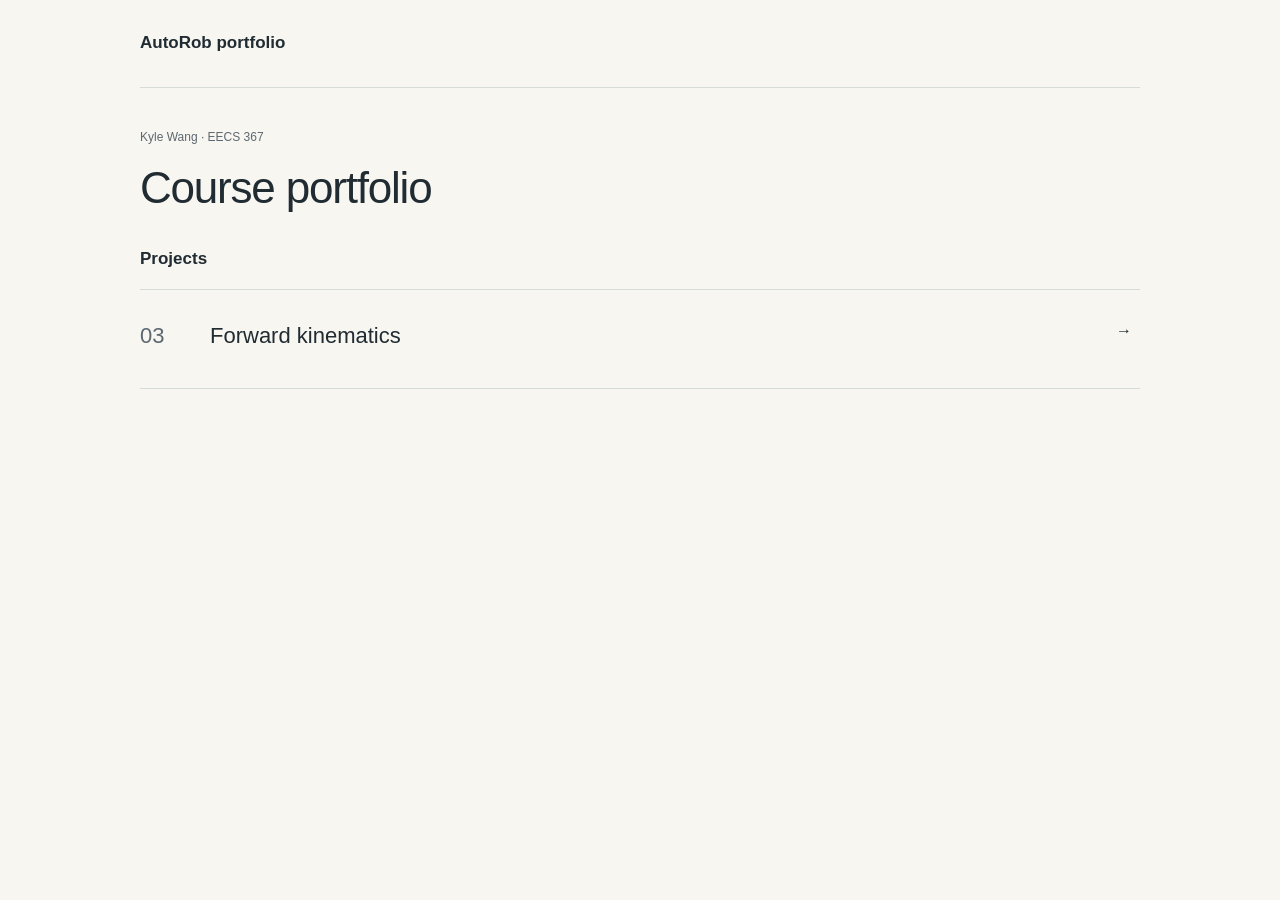
<file: index.html>
<!doctype html>
<html lang="en">
<head>
  <meta charset="utf-8">
  <meta name="viewport" content="width=device-width, initial-scale=1">
  <meta name="description" content="Kyle Wang's EECS 367 AutoRob course portfolio.">
  <title>AutoRob portfolio · Kyle Wang</title>
  <link rel="stylesheet" href="styles.css">
</head>
<body>
  <a class="skip" href="#main">Skip to content</a>
  <header class="site-header wrap"><a class="wordmark" href="index.html">AutoRob portfolio</a></header>
  <main id="main" class="wrap">
    <header class="intro"><p class="eyebrow">Kyle Wang · EECS 367</p><h1>Course portfolio</h1></header>
    <section aria-labelledby="projects-title">
      <h2 id="projects-title">Projects</h2>
      <a class="project-row" href="project3.html"><span class="project-number">03</span><h3>Forward kinematics</h3><span aria-hidden="true">→</span></a>
    </section>
  </main>
</body>
</html>
</file>
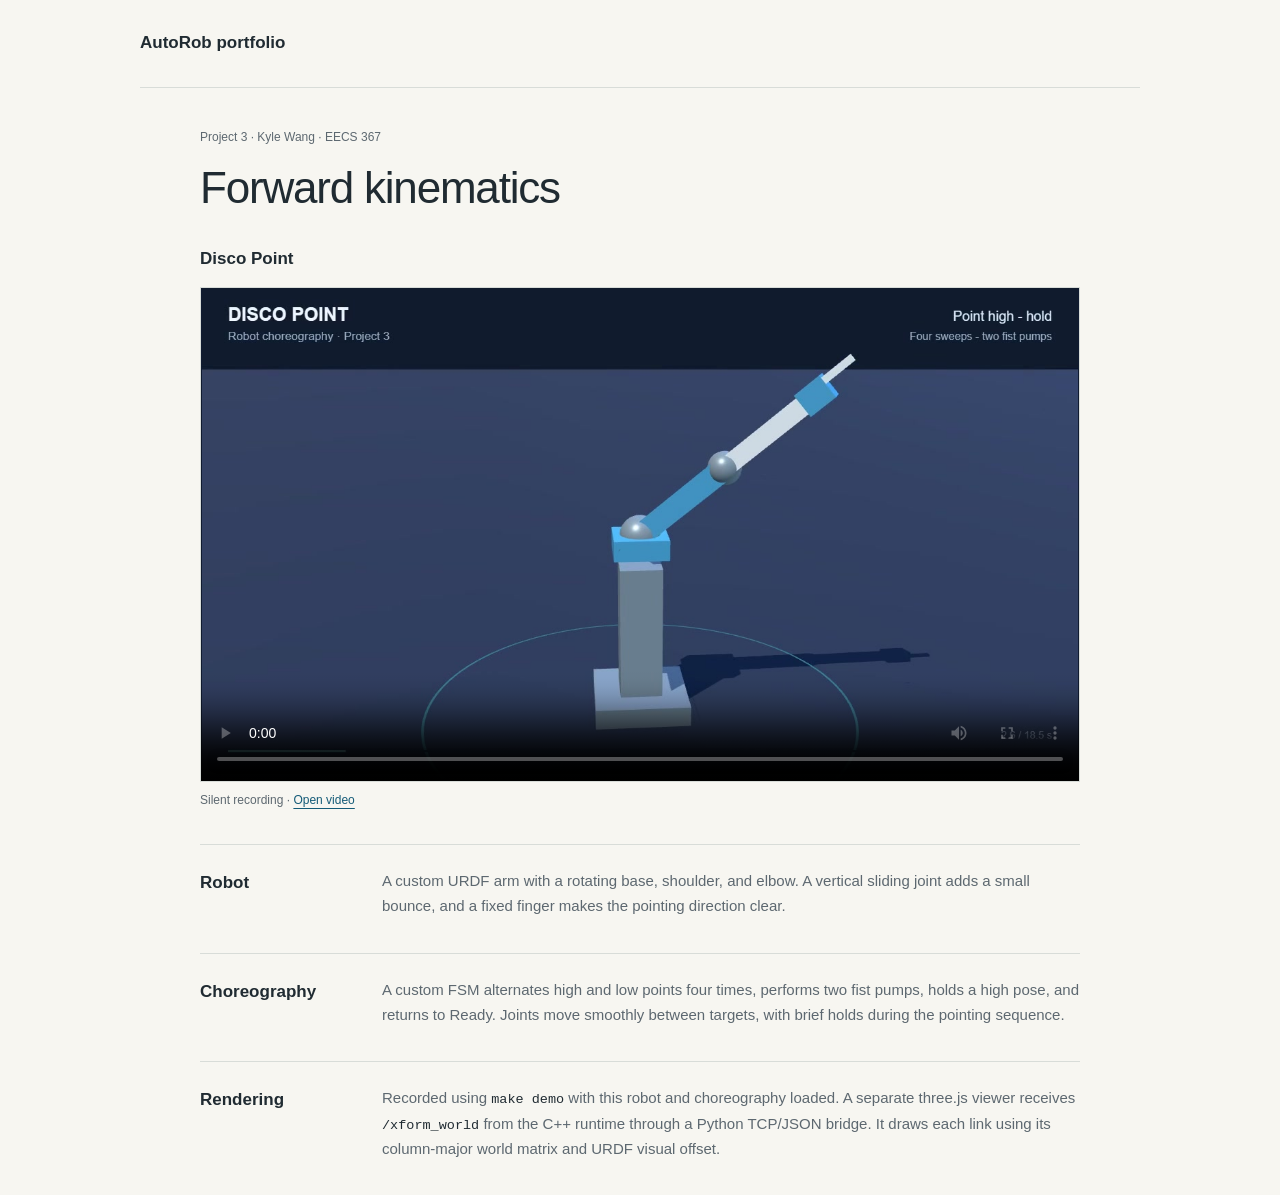
<file: project3.html>
<!doctype html>
<html lang="en">
<head>
  <meta charset="utf-8">
  <meta name="viewport" content="width=device-width, initial-scale=1">
  <meta name="description" content="Project 3: forward kinematics and a Disco Point robot choreography.">
  <title>Project 3: Forward kinematics · Kyle Wang</title>
  <link rel="stylesheet" href="styles.css">
</head>
<body>
  <a class="skip" href="#main">Skip to content</a>
  <header class="site-header wrap"><a class="wordmark" href="index.html">AutoRob portfolio</a></header>
  <main id="main" class="wrap article">
    <header class="intro"><p class="eyebrow">Project 3 · Kyle Wang · EECS 367</p><h1>Forward kinematics</h1></header>
    <section class="article-section" aria-labelledby="video-title">
      <h2 id="video-title">Disco Point</h2>
      <figure>
        <video controls playsinline preload="metadata" poster="media/disco-point.jpg" aria-label="Disco Point robot choreography: four high and low sweeps, two fist pumps, and a return to Ready" aria-describedby="video-caption">
          <source src="media/disco-point.mp4" type="video/mp4">
          Your browser does not support embedded video.
        </video>
        <figcaption id="video-caption">Silent recording · <a href="media/disco-point.mp4">Open video</a></figcaption>
      </figure>
    </section>
    <section class="article-section explanation" aria-labelledby="robot-title">
      <h2 id="robot-title">Robot</h2>
      <p>A custom URDF arm with a rotating base, shoulder, and elbow. A vertical sliding joint adds a small bounce, and a fixed finger makes the pointing direction clear.</p>
    </section>
    <section class="article-section explanation" aria-labelledby="motion-title">
      <h2 id="motion-title">Choreography</h2>
      <p>A custom FSM alternates high and low points four times, performs two fist pumps, holds a high pose, and returns to Ready. Joints move smoothly between targets, with brief holds during the pointing sequence.</p>
    </section>
    <section class="article-section explanation" aria-labelledby="rendering-title">
      <h2 id="rendering-title">Rendering</h2>
      <p>Recorded using <code>make demo</code> with this robot and choreography loaded. A separate three.js viewer receives <code>/xform_world</code> from the C++ runtime through a Python TCP/JSON bridge. It draws each link using its column-major world matrix and URDF visual offset.</p>
    </section>
  </main>
</body>
</html>
</file>
<file: styles.css>
:root{color-scheme:light;--paper:#f7f6f1;--ink:#202b32;--muted:#5d6870;--blue:#155b78;--line:#d8dcd8}
*{box-sizing:border-box}
body{margin:0;background:var(--paper);color:var(--ink);font:16px/1.65 Arial,Helvetica,sans-serif;-webkit-font-smoothing:antialiased}
a{color:var(--blue);text-underline-offset:4px}
a:focus-visible,video:focus-visible{outline:3px solid var(--blue);outline-offset:5px}
.wrap{width:min(1000px,calc(100% - 64px));margin-inline:auto}
.skip{position:absolute;top:-100px;left:20px;background:var(--ink);color:white;padding:10px 18px;z-index:2}
.skip:focus{top:12px}
.site-header{min-height:88px;display:flex;align-items:center;justify-content:space-between;border-bottom:1px solid var(--line);gap:20px}
.site-header a{font-size:13px;text-decoration:none}
.site-header .wordmark{font-size:17px;font-weight:600;color:var(--ink)}
.site-header a:hover{text-decoration:underline}
.intro{padding:40px 0 30px}
.eyebrow{color:var(--muted);font-size:12px;margin:0 0 14px}
h1{font-size:clamp(30px,4vw,44px);font-weight:500;letter-spacing:-1.2px;line-height:1.2;margin:0}
h2{font-size:17px;font-weight:600;margin:0}
.project-row{display:grid;grid-template-columns:50px 1fr 24px;gap:20px;padding:28px 0;color:inherit;text-decoration:none;border-block:1px solid var(--line);margin-top:16px}
.project-number{color:var(--muted);font-size:22px}
.project-row h3{font-size:22px;font-weight:500;margin:0 0 6px}
.project-row p{font-size:14px;color:var(--muted);margin:0}
.project-row:hover h3{text-decoration:underline;text-underline-offset:5px;color:var(--blue)}
.article{max-width:880px}
.article-section{margin-bottom:34px}
figure{margin:14px 0 0}
video{display:block;width:100%;height:auto;aspect-ratio:16/9;background:#101b30;border:1px solid var(--line)}
figcaption{margin-top:9px;color:var(--muted);font-size:12px}
.explanation{display:grid;grid-template-columns:150px 1fr;gap:32px;border-top:1px solid var(--line);padding-top:24px}
.explanation p{font-size:15px;color:var(--muted);margin:0 0 12px}
.explanation p:last-child{margin-bottom:0}
code{font-size:.9em;color:var(--ink);overflow-wrap:anywhere}
.source-note{font-size:12px}
.site-footer{margin-top:54px;padding:22px 0 28px;display:flex;justify-content:space-between;gap:20px;font-size:12px;color:var(--muted)}
@media(max-width:600px){.wrap{width:calc(100% - 36px)}.site-header{min-height:76px}.site-header .wordmark{font-size:15px}.intro{padding:30px 0 25px}h1{letter-spacing:-.7px}.project-row{grid-template-columns:30px 1fr 18px;gap:12px}.project-row h3{font-size:20px}.explanation{grid-template-columns:1fr;gap:12px}.site-footer{margin-top:36px}}
</file>
